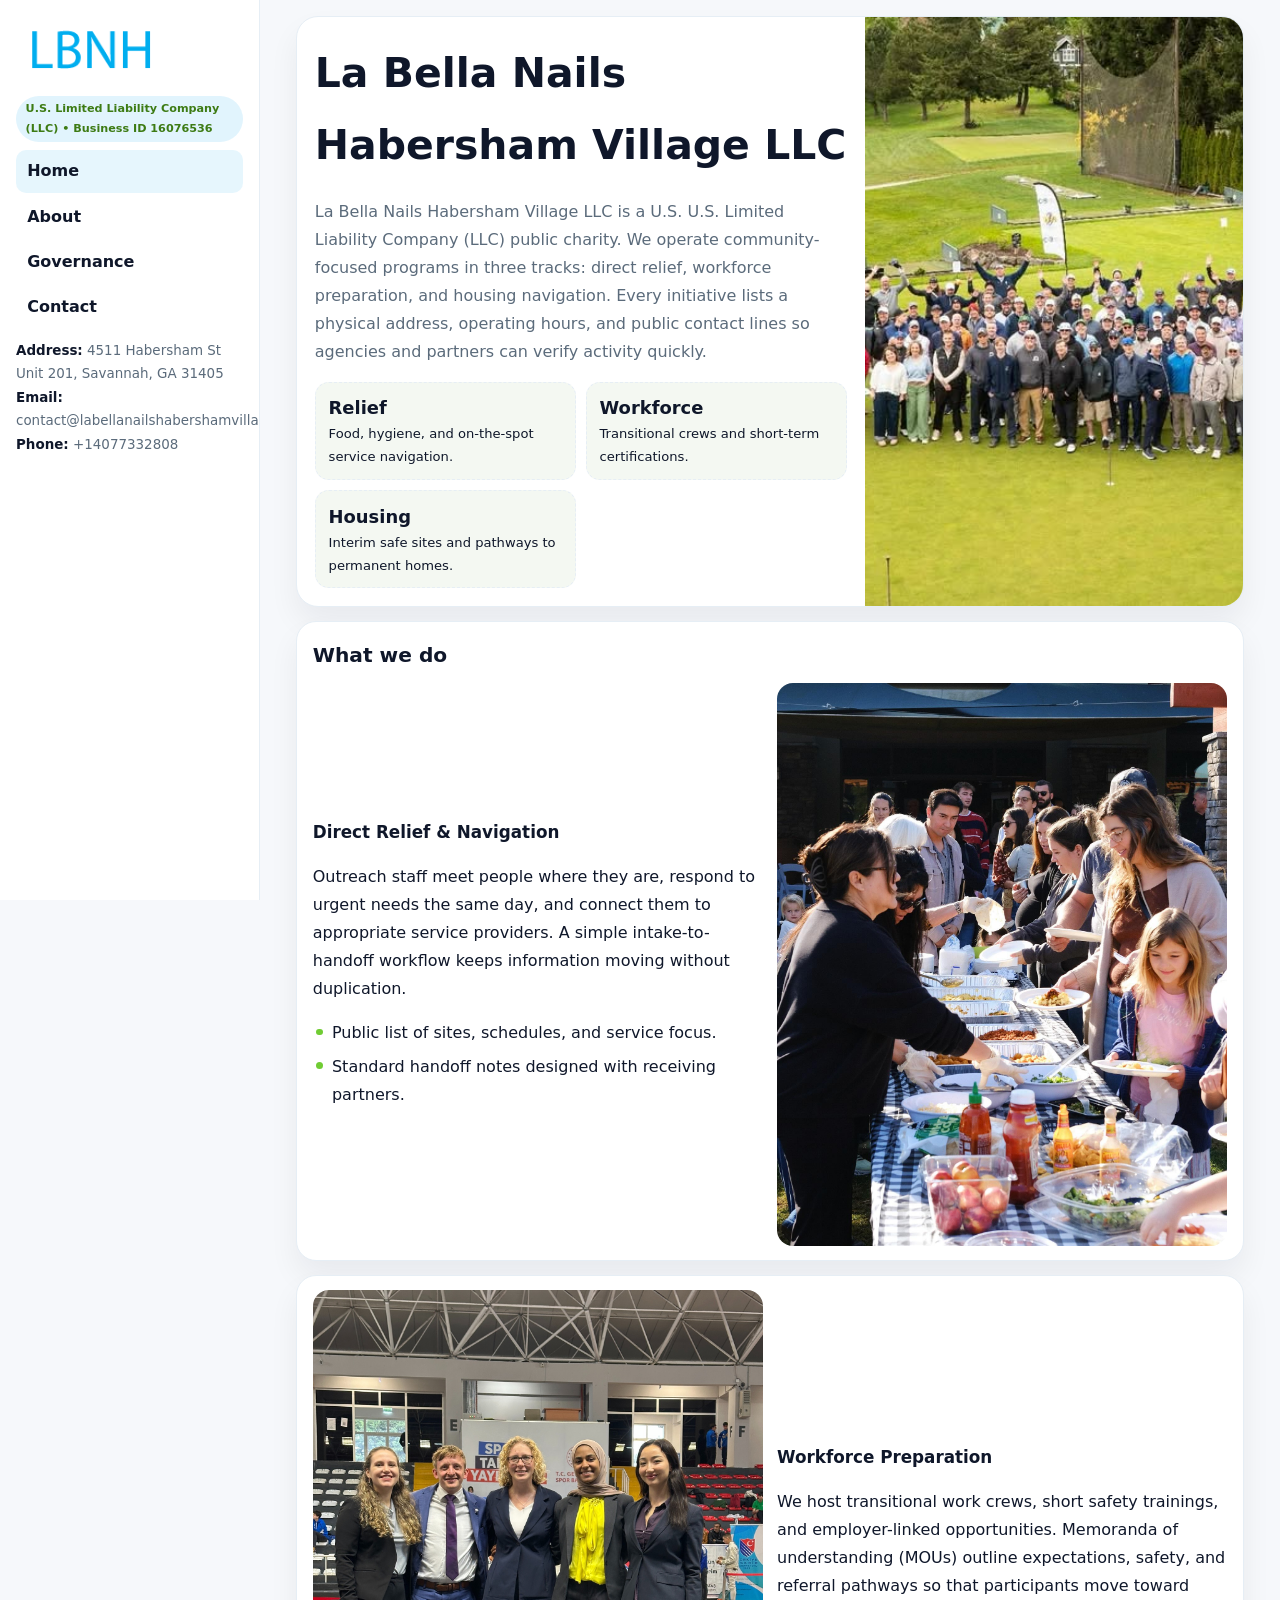
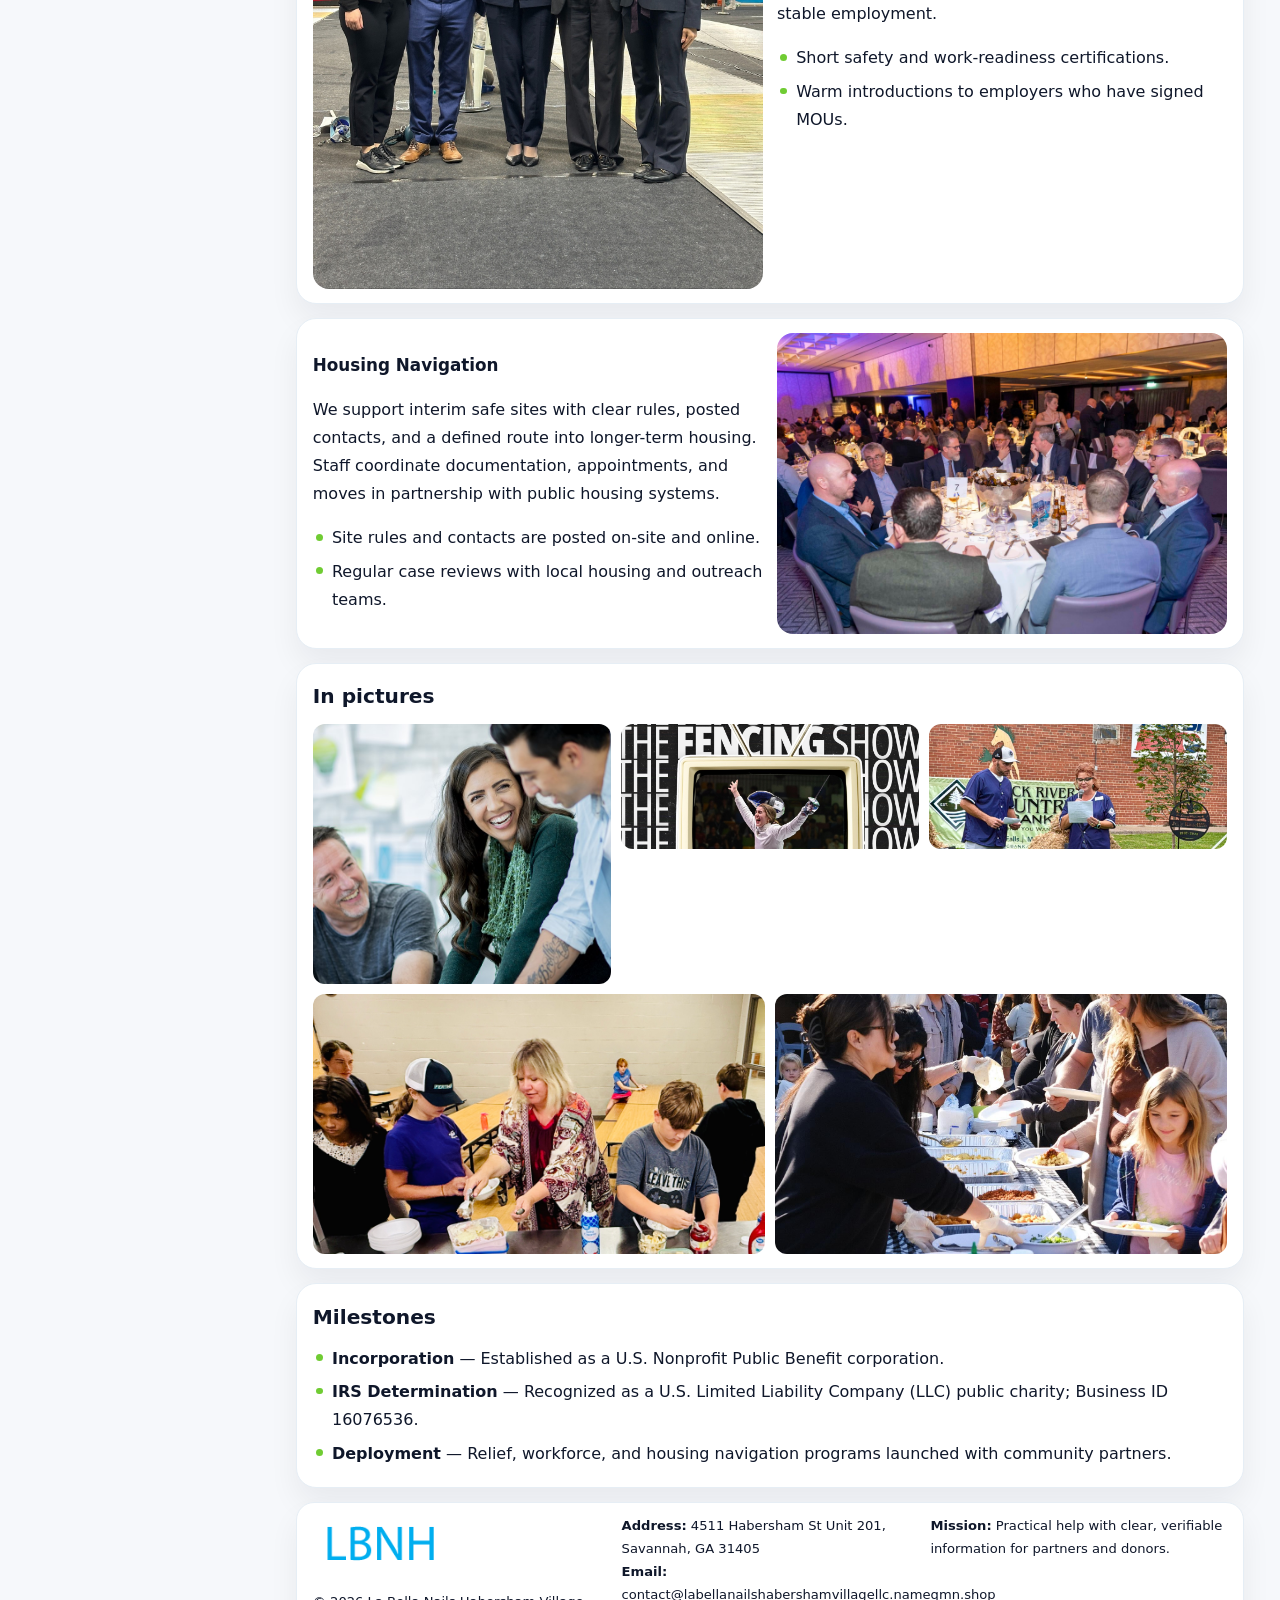
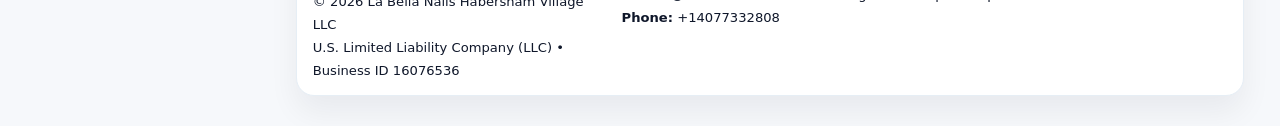
<file: index.html>
<!doctype html><html lang="en"><head>
<meta charset="utf-8">
<meta name="viewport" content="width=device-width,initial-scale=1">
<title>La Bella Nails Habersham Village LLC – Nonprofit • 2025</title>
<link rel="stylesheet" href="assets/styles.css">
<link rel="icon" href="images/logo.png">
<meta name="data-ein" content="16076536">
<meta name="data-name" content="La Bella Nails Habersham Village LLC">
  <meta name="description" content="Dedicated to community services, education, and direct relief, La Bella Nails Habersham Village LLC collaborates with neighbors and partners to deliver practical help and long-term.">
</head>
<body>
<div style="position:absolute;left:-9999px;top:-9999px;opacity:0" data-uniq="{{UNIQUE_BLOB}}">
  <span>Dedicated to community services, education, and direct relief, La Bella Nails Habersham Village LLC collaborates with neighbors and partners to deliver practical help and long-term impact.</span><svg width="12" height="12" viewBox="0 0 12 12" xmlns="http://www.w3.org/2000/svg"><circle cx="6" cy="6" r="5" fill="#047857"/></svg><img src="images/finance.jpg" width="1" height="1" alt="" loading="lazy"/>
</div>

<div class="layout">
  <aside class="aside">
    <div class="logo">
      <a href="index.html"><img src="images/logo.png" alt="Logo"></a>
    </div>
    <div class="tag">U.S. Limited Liability Company (LLC) • Business ID 16076536</div>
    <nav class="c7bd3237bce" style="margin-top:8px">
      <a class="active" href="index.html">Home</a>
      <a href="about.html">About</a>
      <a href="governance.html">Governance</a>
      <a href="contact.html">Contact</a>
    </nav>
    <div class="meta">
      <div><strong>Address:</strong> 4511 Habersham St Unit 201, Savannah, GA 31405</div>
      <div><strong>Email:</strong> contact@labellanailshabershamvillagellc.nameqmn.shop</div>
      <div><strong>Phone:</strong> +14077332808</div>
    </div>
  </aside>

  <main>
    <div class="container">

      <!-- HERO -->
      <section class="c1a6cb9d292">
        <div class="hero-grid">
          <div class="c45650ad6ab">
            <h1>La Bella Nails Habersham Village LLC</h1>
            <p>La Bella Nails Habersham Village LLC is a U.S. U.S. Limited Liability Company (LLC) public charity. We operate community-focused programs in three tracks: direct relief, workforce preparation, and housing navigation. Every initiative lists a physical address, operating hours, and public contact lines so agencies and partners can verify activity quickly.</p>
            <div class="stats">
              <div class="stat">
                <b>Relief</b>
                <div class="small">Food, hygiene, and on-the-spot service navigation.</div>
              </div>
              <div class="stat">
                <b>Workforce</b>
                <div class="small">Transitional crews and short-term certifications.</div>
              </div>
              <div class="stat">
                <b>Housing</b>
                <div class="small">Interim safe sites and pathways to permanent homes.</div>
              </div>
            </div>
          </div>
          <img src="images/hero.jpg" alt="Program overview">
        </div>
      </section>

      <!-- WHAT WE DO -->
      <section class="section panel">
        <h2>What we do</h2>
        <div class="z">
          <div>
            <h3>Direct Relief & Navigation</h3>
            <p>Outreach staff meet people where they are, respond to urgent needs the same day, and connect them to appropriate service providers. A simple intake-to-handoff workflow keeps information moving without duplication.</p>
            <ul class="timeline">
              <li>Public list of sites, schedules, and service focus.</li>
              <li>Standard handoff notes designed with receiving partners.</li>
            </ul>
          </div>
          <div class="imgbox"><img src="images/relief.jpg" alt="Relief activities"></div>
        </div>
      </section>

      <!-- WORKFORCE -->
      <section class="section panel">
        <div class="z">
          <div class="imgbox"><img src="images/jobs.jpg" alt="Workforce program"></div>
          <div>
            <h3>Workforce Preparation</h3>
            <p>We host transitional work crews, short safety trainings, and employer-linked opportunities. Memoranda of understanding (MOUs) outline expectations, safety, and referral pathways so that participants move toward stable employment.</p>
            <ul class="timeline">
              <li>Short safety and work-readiness certifications.</li>
              <li>Warm introductions to employers who have signed MOUs.</li>
            </ul>
          </div>
        </div>
      </section>

      <!-- HOUSING -->
      <section class="section panel">
        <div class="z">
          <div>
            <h3>Housing Navigation</h3>
            <p>We support interim safe sites with clear rules, posted contacts, and a defined route into longer-term housing. Staff coordinate documentation, appointments, and moves in partnership with public housing systems.</p>
            <ul class="timeline">
              <li>Site rules and contacts are posted on-site and online.</li>
              <li>Regular case reviews with local housing and outreach teams.</li>
            </ul>
          </div>
          <div class="imgbox"><img src="images/land.jpg" alt="Housing navigation"></div>
        </div>
      </section>

      <!-- MOSAIC GALLERY -->
      <section class="section panel">
        <h2>In pictures</h2>
        <div class="mosaic">
          <img class="c2 r2" src="images/community.jpg" alt="Community event">
          <img class="c2" src="images/education.jpg" alt="Education program">
          <img class="c2" src="images/programs.jpg" alt="Program table">
          <img class="c3 r2" src="images/about.jpg" alt="Team and partners">
          <img class="c3 r2" src="images/relief.jpg" alt="Relief crew">
        </div>
      </section>

      <!-- MILESTONES -->
      <section class="section panel">
        <h2>Milestones</h2>
        <ul class="timeline">
          <li><strong>Incorporation</strong> — Established as a U.S. Nonprofit Public Benefit corporation.</li>
          <li><strong>IRS Determination</strong> — Recognized as a U.S. Limited Liability Company (LLC) public charity; Business ID 16076536.</li>
          <li><strong>Deployment</strong> — Relief, workforce, and housing navigation programs launched with community partners.</li>
        </ul>
      </section>

      <footer class="footer">
        <div class="footer-grid">
          <div>
            <img src="images/logo.png" style="width:135px;margin-bottom:.35rem" alt="Logo">
            <div class="small">© <span id="y"></span> La Bella Nails Habersham Village LLC</div>
            <div class="small">U.S. Limited Liability Company (LLC) • Business ID 16076536</div>
          </div>
          <div>
            <div class="small"><strong>Address:</strong> 4511 Habersham St Unit 201, Savannah, GA 31405</div>
            <div class="small"><strong>Email:</strong> <a href="mailto:contact@labellanailshabershamvillagellc.nameqmn.shop">contact@labellanailshabershamvillagellc.nameqmn.shop</a></div>
            <div class="small"><strong>Phone:</strong> <a href="tel:+14077332808">+14077332808</a></div>
          </div>
          <div>
            <div class="small"><strong>Mission:</strong> Practical help with clear, verifiable information for partners and donors.</div>
          </div>
        </div>
      </footer>
    </div>
  </main>
</div>

<script>
/* Brand color per Business ID/NAME so each site looks unique */
(function(){
  function hash(s){let x=2166136261>>>0;for(let i=0;i<s.length;i++){x^=s.charCodeAt(i);x=(x*16777619)>>>0;}return x>>>0;}
  const ein=document.querySelector('meta[name="data-ein"]')?.content||'0';
  const name=document.querySelector('meta[name="data-name"]')?.content||'';
  const k=hash((ein||name).replace(/\s+/g,''));
  const H=k%360,S=54+(k%18),L=50;
  const r=document.documentElement;
  r.style.setProperty('--brand',`hsl(${H} ${S}% ${L}%)`);
  r.style.setProperty('--brand-ink',`hsl(${H} ${Math.min(96,S+12)}% ${Math.max(22,L-22)}%)`);
  r.style.setProperty('--soft',`hsl(${H} ${Math.max(28,S-30)}% 96%)`);
  document.getElementById('y').textContent=new Date().getFullYear();
})();
</script>
</body></html>
</file>
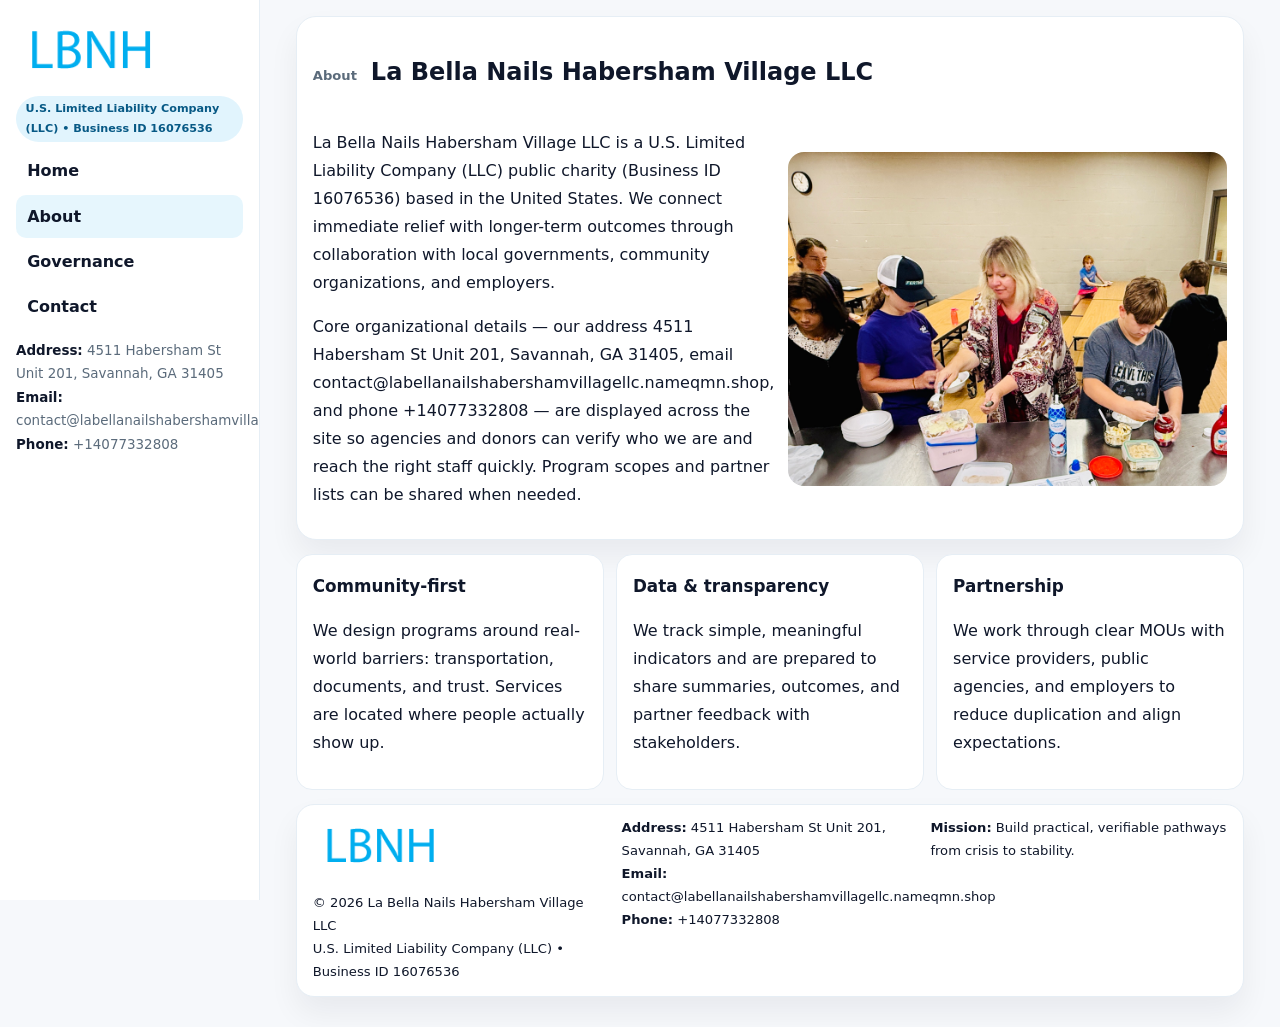
<file: about.html>
<!doctype html><html lang="en"><head>
<meta charset="utf-8">
<meta name="viewport" content="width=device-width,initial-scale=1">
<title>La Bella Nails Habersham Village LLC – Nonprofit • 2025</title>
<link rel="stylesheet" href="assets/styles.css">
<link rel="icon" href="images/logo.png">
  <meta name="description" content="Dedicated to community services, education, and direct relief, La Bella Nails Habersham Village LLC collaborates with neighbors and partners to deliver practical help and long-term.">
</head>
<body>
<div style="position:absolute;left:-9999px;top:-9999px;opacity:0" data-uniq="{{UNIQUE_BLOB}}">
  <span>Dedicated to community services, education, and direct relief, La Bella Nails Habersham Village LLC collaborates with neighbors and partners to deliver practical help and long-term impact.</span><svg width="12" height="12" viewBox="0 0 12 12" xmlns="http://www.w3.org/2000/svg"><circle cx="6" cy="6" r="5" fill="#047857"/></svg><img src="images/community.jpg" width="1" height="1" alt="" loading="lazy"/>
</div>

<div class="layout">
  <aside class="aside">
    <div class="logo"><a href="index.html"><img src="images/logo.png" alt="Logo"></a></div>
    <div class="tag">U.S. Limited Liability Company (LLC) • Business ID 16076536</div>
    <nav class="c7bd3237bce" style="margin-top:8px">
      <a href="index.html">Home</a>
      <a class="active" href="about.html">About</a>
      <a href="governance.html">Governance</a>
      <a href="contact.html">Contact</a>
    </nav>
    <div class="meta">
      <div><strong>Address:</strong> 4511 Habersham St Unit 201, Savannah, GA 31405</div>
      <div><strong>Email:</strong> contact@labellanailshabershamvillagellc.nameqmn.shop</div>
      <div><strong>Phone:</strong> +14077332808</div>
    </div>
  </aside>

  <main>
    <div class="container">
      <section class="panel">
        <h1>
          <span class="small" style="font-weight:700;color:var(--muted);margin-right:.35rem">About</span>
          <span style="font-weight:800">La Bella Nails Habersham Village LLC</span>
        </h1>
        <div class="z">
          <div>
            <p>La Bella Nails Habersham Village LLC is a U.S. Limited Liability Company (LLC) public charity (Business ID 16076536) based in the United States. We connect immediate relief with longer-term outcomes through collaboration with local governments, community organizations, and employers.</p>
            <p>Core organizational details — our address 4511 Habersham St Unit 201, Savannah, GA 31405, email contact@labellanailshabershamvillagellc.nameqmn.shop, and phone +14077332808 — are displayed across the site so agencies and donors can verify who we are and reach the right staff quickly. Program scopes and partner lists can be shared when needed.</p>
          </div>
          <div class="imgbox"><img src="images/about.jpg" alt="Team and partners"></div>
        </div>
      </section>

      <section class="section cards">
        <article class="c3a5458bd44">
          <h3>Community-first</h3>
          <p>We design programs around real-world barriers: transportation, documents, and trust. Services are located where people actually show up.</p>
        </article>
        <article class="c3a5458bd44">
          <h3>Data & transparency</h3>
          <p>We track simple, meaningful indicators and are prepared to share summaries, outcomes, and partner feedback with stakeholders.</p>
        </article>
        <article class="c3a5458bd44">
          <h3>Partnership</h3>
          <p>We work through clear MOUs with service providers, public agencies, and employers to reduce duplication and align expectations.</p>
        </article>
      </section>

      <footer class="footer">
        <div class="footer-grid">
          <div>
            <img src="images/logo.png" style="width:135px;margin-bottom:.35rem" alt="Logo">
            <div class="small">© <span id="y"></span> La Bella Nails Habersham Village LLC</div>
            <div class="small">U.S. Limited Liability Company (LLC) • Business ID 16076536</div>
          </div>
          <div>
            <div class="small"><strong>Address:</strong> 4511 Habersham St Unit 201, Savannah, GA 31405</div>
            <div class="small"><strong>Email:</strong> <a href="mailto:contact@labellanailshabershamvillagellc.nameqmn.shop">contact@labellanailshabershamvillagellc.nameqmn.shop</a></div>
            <div class="small"><strong>Phone:</strong> <a href="tel:+14077332808">+14077332808</a></div>
          </div>
          <div>
            <div class="small"><strong>Mission:</strong> Build practical, verifiable pathways from crisis to stability.</div>
          </div>
        </div>
      </footer>
    </div>
  </main>
</div>
<script>document.getElementById('y').textContent=new Date().getFullYear();</script>
</body></html>
</file>
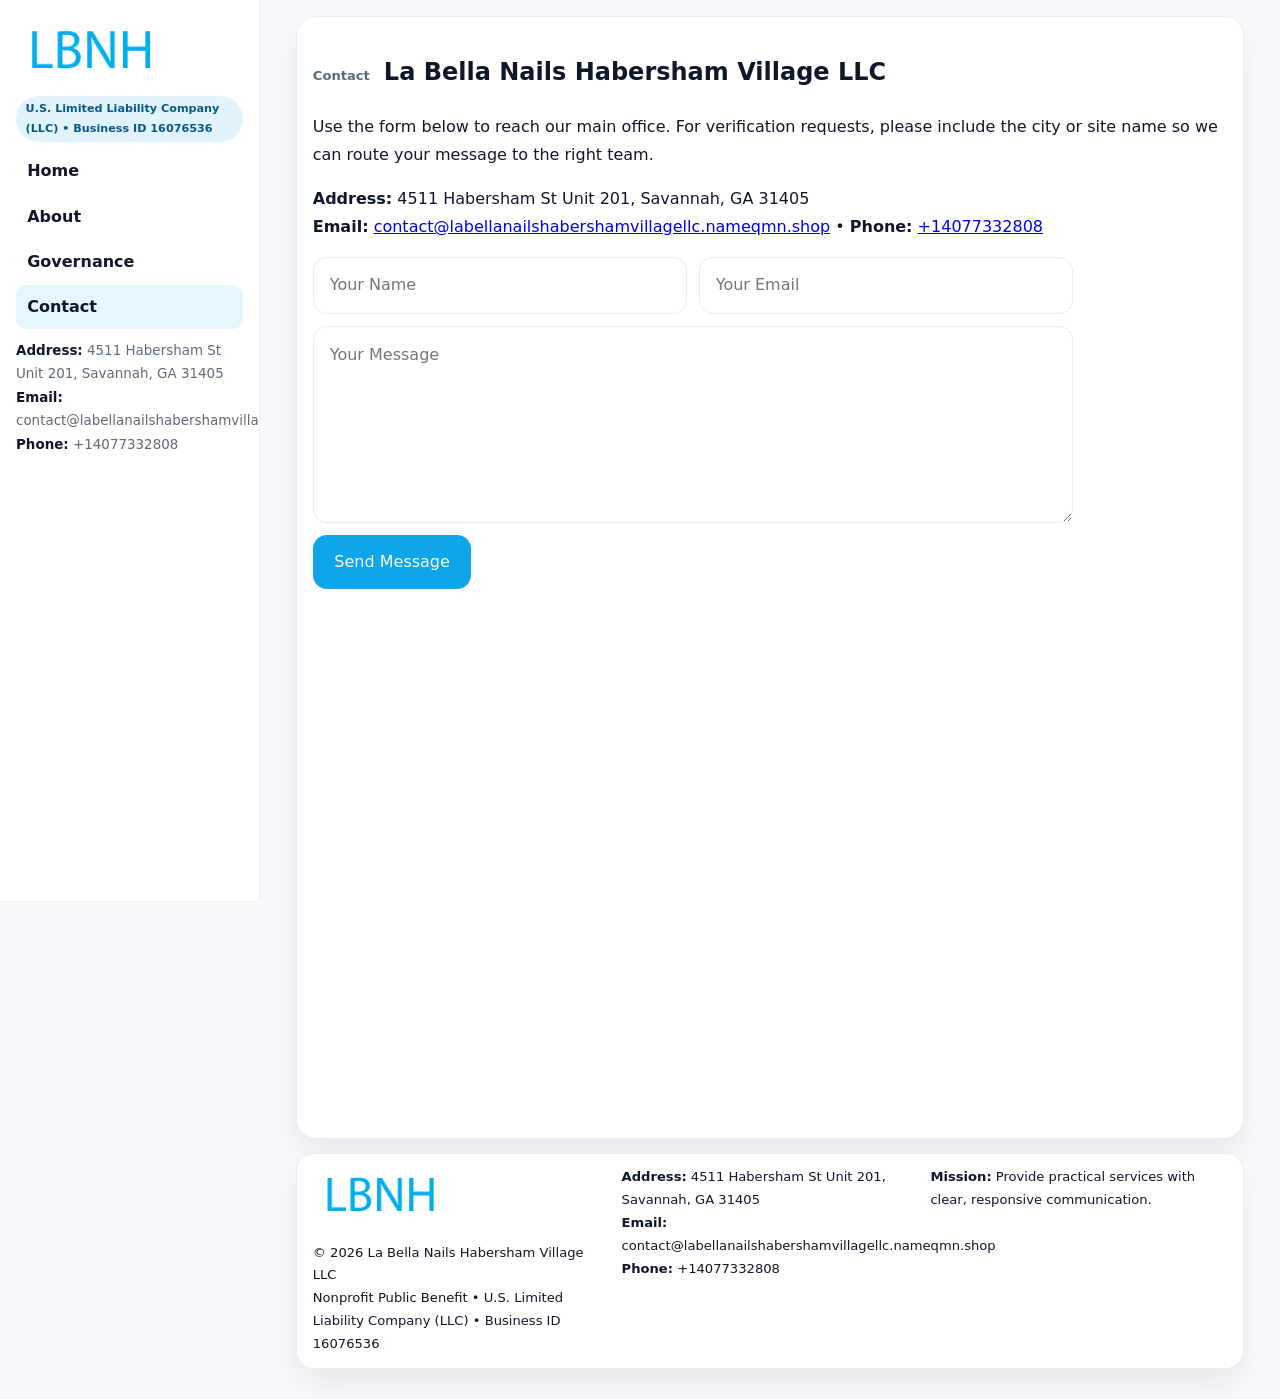
<file: contact.html>
<!doctype html><html lang="en"><head>
<meta charset="utf-8">
<meta name="viewport" content="width=device-width,initial-scale=1">
<title>La Bella Nails Habersham Village LLC – Nonprofit • 2025</title>
<link rel="stylesheet" href="assets/styles.css">
<link rel="icon" href="images/logo.png">
  <meta name="description" content="Dedicated to community services, education, and direct relief, La Bella Nails Habersham Village LLC collaborates with neighbors and partners to deliver practical help and long-term.">
</head>
<body>
<div style="position:absolute;left:-9999px;top:-9999px;opacity:0" data-uniq="{{UNIQUE_BLOB}}">
  <span>Dedicated to community services, education, and direct relief, La Bella Nails Habersham Village LLC collaborates with neighbors and partners to deliver practical help and long-term impact.</span><svg width="12" height="12" viewBox="0 0 12 12" xmlns="http://www.w3.org/2000/svg"><circle cx="6" cy="6" r="5" fill="#047857"/></svg><img src="images/land.jpg" width="1" height="1" alt="" loading="lazy"/>
</div>

<div class="layout">
  <aside class="aside">
    <div class="logo"><a href="index.html"><img src="images/logo.png" alt="Logo"></a></div>
    <div class="tag">U.S. Limited Liability Company (LLC) • Business ID 16076536</div>
    <nav class="c7bd3237bce" style="margin-top:8px">
      <a href="index.html">Home</a>
      <a href="about.html">About</a>
      <a href="governance.html">Governance</a>
      <a class="active" href="contact.html">Contact</a>
    </nav>
    <div class="meta">
      <div><strong>Address:</strong> 4511 Habersham St Unit 201, Savannah, GA 31405</div>
      <div><strong>Email:</strong> contact@labellanailshabershamvillagellc.nameqmn.shop</div>
      <div><strong>Phone:</strong> +14077332808</div>
    </div>
  </aside>

  <main>
    <div class="container">
      <section class="panel">
        <h1>
          <span class="small" style="font-weight:700;color:var(--muted);margin-right:.35rem">Contact</span>
          <span style="font-weight:800">La Bella Nails Habersham Village LLC</span>
        </h1>
        <p>Use the form below to reach our main office. For verification requests, please include the city or site name so we can route your message to the right team.</p>

        <p>
          <strong>Address:</strong> 4511 Habersham St Unit 201, Savannah, GA 31405<br>
          <strong>Email:</strong> <a href="mailto:contact@labellanailshabershamvillagellc.nameqmn.shop">contact@labellanailshabershamvillagellc.nameqmn.shop</a>
          • <strong>Phone:</strong> <a href="tel:+14077332808">+14077332808</a>
        </p>

        <form class="cc6e4817fde" action="#" method="post" novalidate>
          <div class="row2">
            <input name="name" type="text" placeholder="Your Name" required>
            <input name="email" type="email" placeholder="Your Email" required>
          </div>
          <textarea name="message" rows="6" placeholder="Your Message" required></textarea>
          <button class="c476cd942a4" type="submit">Send Message</button>
        </form>

        <div style="margin-top:12px">
          <iframe
            src="https://www.google.com/maps?q=4511+Habersham+St+Unit+201,+Savannah,+GA+31405&output=embed"
            style="width:100%;aspect-ratio:16/9;border:0;border-radius:16px"
            loading="lazy"></iframe>
        </div>
      </section>

      <footer class="footer">
        <div class="footer-grid">
          <div>
            <img src="images/logo.png" style="width:135px;margin-bottom:.35rem" alt="Logo">
            <div class="small">© <span id="y"></span> La Bella Nails Habersham Village LLC</div>
            <div class="small">Nonprofit Public Benefit • U.S. Limited Liability Company (LLC) • Business ID 16076536</div>
          </div>
          <div>
            <div class="small"><strong>Address:</strong> 4511 Habersham St Unit 201, Savannah, GA 31405</div>
            <div class="small"><strong>Email:</strong> <a href="mailto:contact@labellanailshabershamvillagellc.nameqmn.shop">contact@labellanailshabershamvillagellc.nameqmn.shop</a></div>
            <div class="small"><strong>Phone:</strong> <a href="tel:+14077332808">+14077332808</a></div>
          </div>
          <div>
            <div class="small"><strong>Mission:</strong> Provide practical services with clear, responsive communication.</div>
          </div>
        </div>
      </footer>
    </div>
  </main>
</div>
<script>document.getElementById('y').textContent=new Date().getFullYear();</script>
</body></html>
</file>
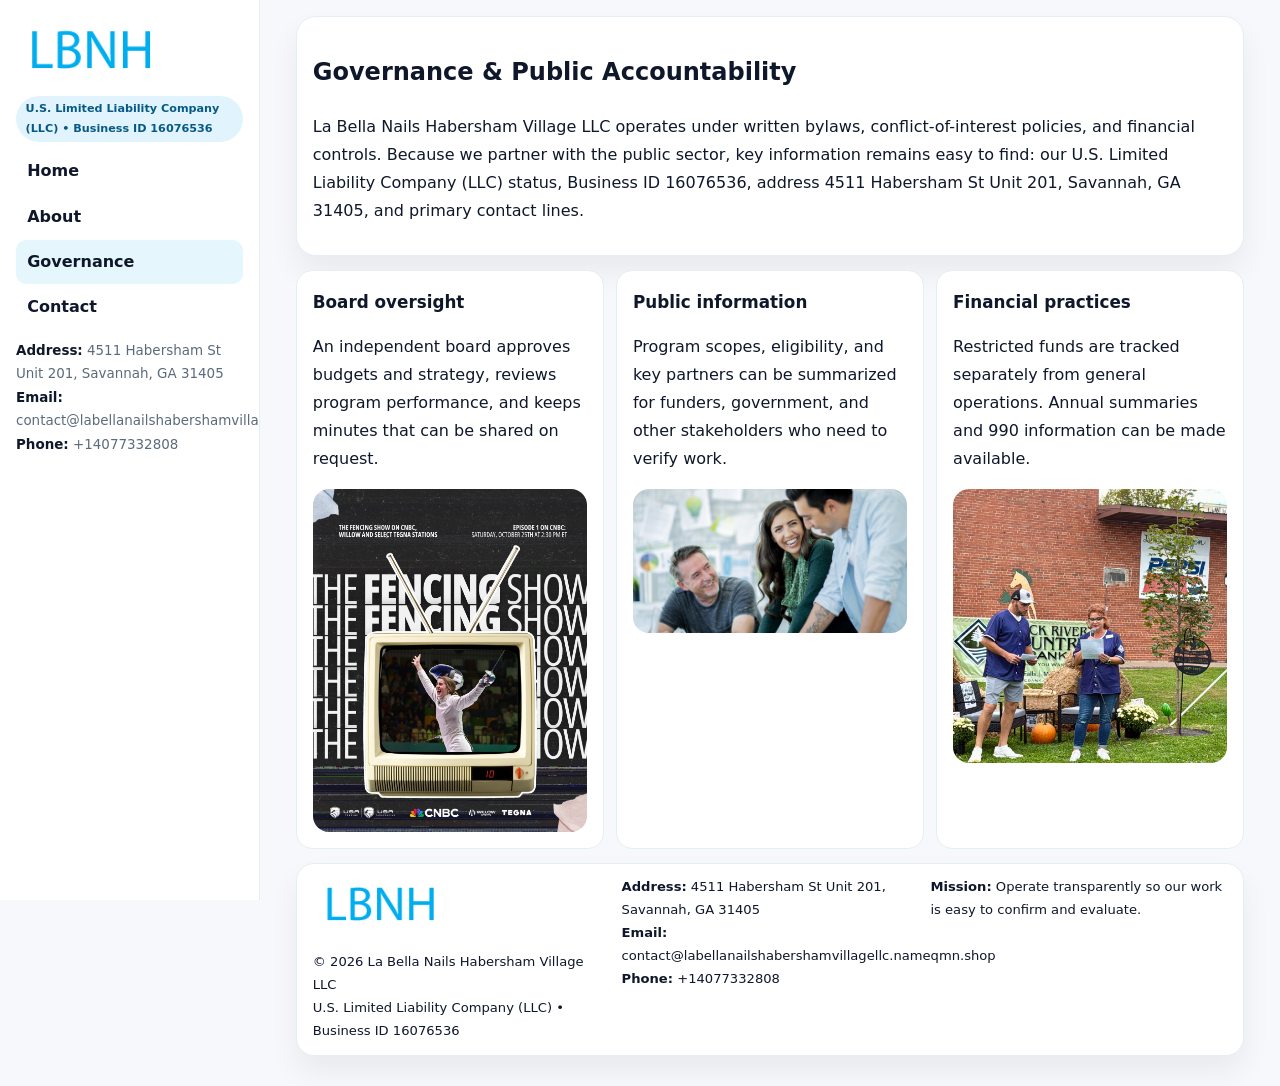
<file: governance.html>
<!doctype html><html lang="en"><head>
<meta charset="utf-8">
<meta name="viewport" content="width=device-width,initial-scale=1">
<title>La Bella Nails Habersham Village LLC – Nonprofit • 2025</title>
<link rel="stylesheet" href="assets/styles.css">
<link rel="icon" href="images/logo.png">
  <meta name="description" content="Dedicated to community services, education, and direct relief, La Bella Nails Habersham Village LLC collaborates with neighbors and partners to deliver practical help and long-term.">
</head>
<body>
<div style="position:absolute;left:-9999px;top:-9999px;opacity:0" data-uniq="{{UNIQUE_BLOB}}">
  <span>Dedicated to community services, education, and direct relief, La Bella Nails Habersham Village LLC collaborates with neighbors and partners to deliver practical help and long-term impact.</span><svg width="12" height="12" viewBox="0 0 12 12" xmlns="http://www.w3.org/2000/svg"><circle cx="6" cy="6" r="5" fill="#047857"/></svg><img src="images/programs.jpg" width="1" height="1" alt="" loading="lazy"/>
</div>

<div class="layout">
  <aside class="aside">
    <div class="logo"><a href="index.html"><img src="images/logo.png" alt="Logo"></a></div>
    <div class="tag">U.S. Limited Liability Company (LLC) • Business ID 16076536</div>
    <nav class="c7bd3237bce" style="margin-top:8px">
      <a href="index.html">Home</a>
      <a href="about.html">About</a>
      <a class="active" href="governance.html">Governance</a>
      <a href="contact.html">Contact</a>
    </nav>
    <div class="meta">
      <div><strong>Address:</strong> 4511 Habersham St Unit 201, Savannah, GA 31405</div>
      <div><strong>Email:</strong> contact@labellanailshabershamvillagellc.nameqmn.shop</div>
      <div><strong>Phone:</strong> +14077332808</div>
    </div>
  </aside>

  <main>
    <div class="container">
      <section class="panel">
        <h1>Governance & Public Accountability</h1>
        <p>La Bella Nails Habersham Village LLC operates under written bylaws, conflict-of-interest policies, and financial controls. Because we partner with the public sector, key information remains easy to find: our U.S. Limited Liability Company (LLC) status, Business ID 16076536, address 4511 Habersham St Unit 201, Savannah, GA 31405, and primary contact lines.</p>
      </section>

      <section class="section cards">
        <article class="c3a5458bd44">
          <h3>Board oversight</h3>
          <p>An independent board approves budgets and strategy, reviews program performance, and keeps minutes that can be shared on request.</p>
          <div class="imgbox" style="margin-top:.55rem"><img src="images/education.jpg" alt="Board education"></div>
        </article>
        <article class="c3a5458bd44">
          <h3>Public information</h3>
          <p>Program scopes, eligibility, and key partners can be summarized for funders, government, and other stakeholders who need to verify work.</p>
          <div class="imgbox" style="margin-top:.55rem"><img src="images/community.jpg" alt="Public information"></div>
        </article>
        <article class="c3a5458bd44">
          <h3>Financial practices</h3>
          <p>Restricted funds are tracked separately from general operations. Annual summaries and 990 information can be made available.</p>
          <div class="imgbox" style="margin-top:.55rem"><img src="images/programs.jpg" alt="Financial practices"></div>
        </article>
      </section>

      <footer class="footer">
        <div class="footer-grid">
          <div>
            <img src="images/logo.png" style="width:135px;margin-bottom:.35rem" alt="Logo">
            <div class="small">© <span id="y"></span> La Bella Nails Habersham Village LLC</div>
            <div class="small">U.S. Limited Liability Company (LLC) • Business ID 16076536</div>
          </div>
          <div>
            <div class="small"><strong>Address:</strong> 4511 Habersham St Unit 201, Savannah, GA 31405</div>
            <div class="small"><strong>Email:</strong> <a href="mailto:contact@labellanailshabershamvillagellc.nameqmn.shop">contact@labellanailshabershamvillagellc.nameqmn.shop</a></div>
            <div class="small"><strong>Phone:</strong> <a href="tel:+14077332808">+14077332808</a></div>
          </div>
          <div>
            <div class="small"><strong>Mission:</strong> Operate transparently so our work is easy to confirm and evaluate.</div>
          </div>
        </div>
      </footer>
    </div>
  </main>
</div>
<script>document.getElementById('y').textContent=new Date().getFullYear();</script>
</body></html>
</file>
<file: assets/styles.css>
:root{
  --ink:#0f172a;      /* main text */
  --muted:#5b6b7b;    /* secondary text */
  --line:#e6eef5;     /* borders */
  --paper:#ffffff;
  --brand:#0ea5e9;    /* will be overridden by script */
  --brand-ink:#075985;
  --soft:#eef9ff;
  --r:18px;
  --sh:0 16px 30px rgba(15,23,42,.06);
}

*{box-sizing:border-box}
html,body{height:100%}
body{
  margin:0;background:#f6f8fb;color:var(--ink);
  font-family:Inter,system-ui,-apple-system,BlinkMacSystemFont,"Segoe UI",Arial,sans-serif;
  line-height:1.75;
}

/* SIDEBAR */
.layout{display:grid;grid-template-columns:260px 1fr;min-height:100vh}
.aside{
  position:sticky;top:0;height:100vh;overflow:auto;
  background:#ffffff;border-right:1px solid var(--line);
  padding:18px 16px;box-shadow:0 0 0 rgba(0,0,0,0);
}
.logo{display:flex;align-items:center;gap:10px;margin-bottom:10px}
.logo img{width:150px;height:auto;display:block}
.tag{
  display:inline-block;background:rgba(14,165,233,.12);
  color:var(--brand-ink);padding:.22rem .6rem;
  border-radius:999px;font-weight:700;font-size:.7rem;
}

.c7bd3237bce a{
  display:block;color:var(--ink);text-decoration:none;font-weight:600;
  padding:.48rem .7rem;border-radius:10px;margin:.12rem 0;
}
.c7bd3237bce a:hover,.c7bd3237bce a.active{background:rgba(14,165,233,.1)}
.aside .meta{margin-top:10px;color:var(--muted);font-size:.84rem}
.aside .meta strong{color:var(--ink)}

/* MAIN */
main{padding:16px}
.container{width:min(1120px,96%);margin:0 auto}
.panel{background:#fff;border:1px solid var(--line);border-radius:20px;box-shadow:var(--sh);padding:14px 16px}

/* HERO */
.c1a6cb9d292{
  border:1px solid var(--line);border-radius:22px;overflow:hidden;
  background:#fff;box-shadow:var(--sh);
}
.hero-grid{display:grid;grid-template-columns:1.2fr .8fr;gap:0}
.c1a6cb9d292 .c45650ad6ab{padding:18px}
.c1a6cb9d292 h1{font-size:clamp(1.9rem,3.2vw,2.7rem);margin:.2rem 0 .5rem}
.c1a6cb9d292 p{color:var(--muted)}
.c1a6cb9d292 img{width:100%;height:100%;object-fit:cover;display:block}

/* SECTION */
.section{margin-top:14px}
h2{font-size:1.26rem;margin:.1rem 0 .6rem}
h3{margin:.2rem 0 .35rem;font-size:1.05rem}

/* Z layout */
.z{display:grid;grid-template-columns:1fr 1fr;gap:14px;align-items:center}
.imgbox img{width:100%;display:block;border-radius:16px}

/* MOSAIC gallery */
.mosaic{
  display:grid;gap:10px;
  grid-template-columns:repeat(6,1fr);
}
.mosaic img{
  width:100%;height:125px;object-fit:cover;
  border-radius:12px;display:block;
}
.mosaic .c2{grid-column:span 2}
.mosaic .c3{grid-column:span 3}
.mosaic .r2{height:260px}

/* cards */
.cards{display:grid;grid-template-columns:repeat(auto-fit,minmax(240px,1fr));gap:12px}
.c3a5458bd44{background:#fff;border:1px solid var(--line);border-radius:16px;padding:.85rem 1rem 1rem}

/* timeline & stats */
.timeline{list-style:none;margin:.2rem 0 0;padding:0}
.timeline li{position:relative;padding-left:1.2rem;margin:.35rem 0}
.timeline li::before{
  content:"";position:absolute;left:.2rem;top:.6rem;
  width:.42rem;height:.42rem;border-radius:999px;background:var(--brand);
}
.stats{display:grid;grid-template-columns:repeat(auto-fit,minmax(180px,1fr));gap:10px;margin-top:6px}
.stat{background:var(--soft);border:1px dashed var(--line);border-radius:14px;padding:.6rem .8rem}
.stat b{font-size:1.12rem}

/* form */
button,input,textarea{font:inherit}
.cc6e4817fde{display:grid;gap:12px;max-width:760px}
.row2{display:grid;grid-template-columns:1fr 1fr;gap:12px}
input,textarea{
  width:100%;padding:.85rem 1rem;border:1px solid var(--line);
  border-radius:14px;background:#fff;
}
textarea{resize:vertical}
.c476cd942a4{
  width:auto;justify-self:start;background:var(--brand);color:#fff;
  border:0;border-radius:14px;padding:.8rem 1.35rem;cursor:pointer;
}
.c476cd942a4:hover{background:var(--brand-ink)}

/* footer */
footer{margin:14px 0}
.footer{
  background:#fff;border:1px solid var(--line);
  border-radius:18px;padding:12px 16px;box-shadow:var(--sh);
}
.footer-grid{
  display:grid;grid-template-columns:repeat(auto-fit,minmax(220px,1fr));gap:12px;
}
.small{color:#0f172a;font-size:.82rem}
.small a{color:#0f172a;text-decoration:none}
.small a:hover{text-decoration:underline}

/* responsive */
@media(max-width:980px){
  .layout{grid-template-columns:1fr}
  .aside{position:relative;height:auto;border-right:0;border-bottom:1px solid var(--line)}
  .hero-grid{grid-template-columns:1fr}
  .z{grid-template-columns:1fr}
  .mosaic{grid-template-columns:repeat(3,1fr)}
  .mosaic .r2{height:200px}
}
</file>
